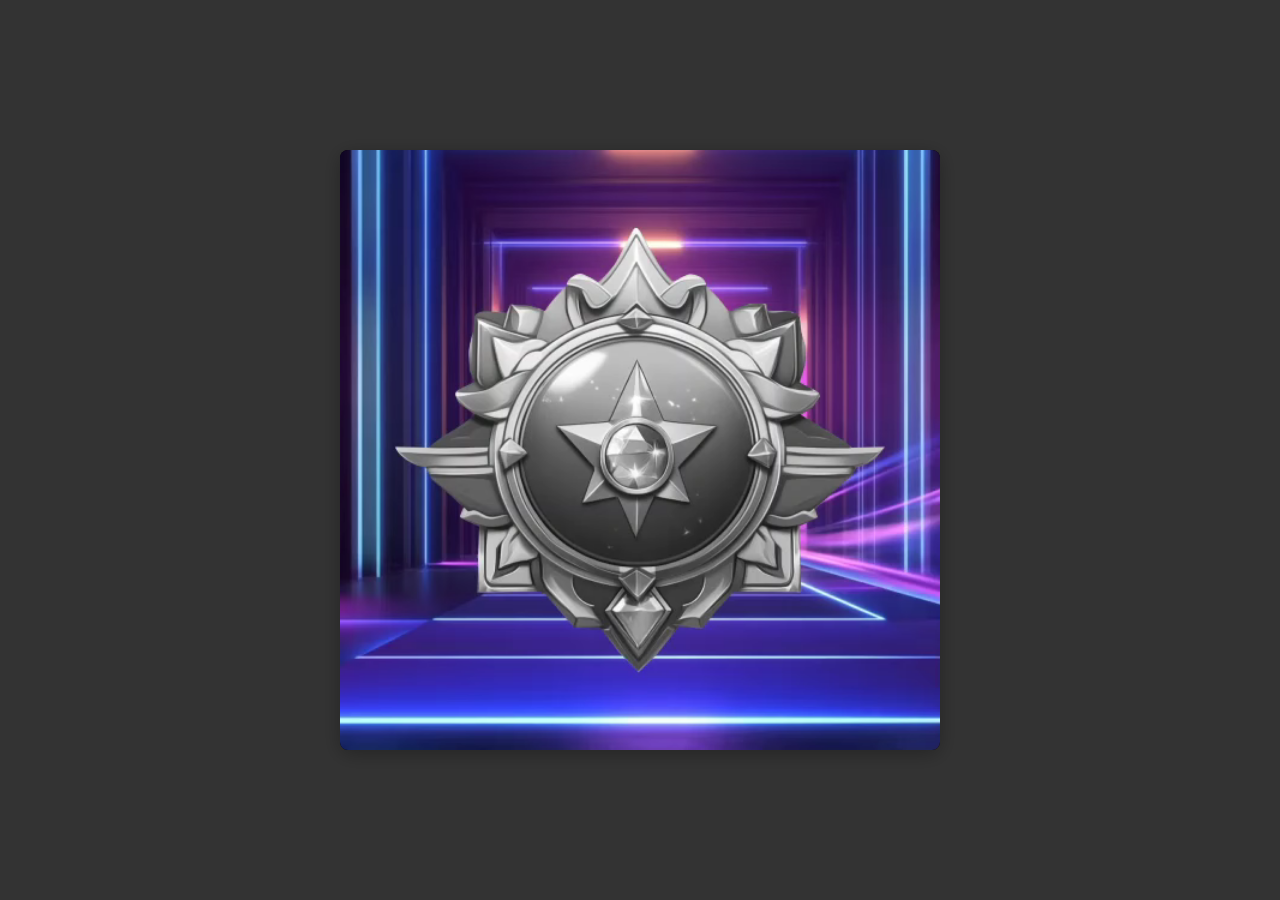
<file: award-popup.html>
<!DOCTYPE html>
<html lang="en">
<head>
    <meta charset="UTF-8">
    <meta name="viewport" content="width=device-width, initial-scale=1.0">
    <title>獎勵影片</title>
    <style>

        body {
            margin: 0;
            padding: 0;
            background-color: transparent;
        }

        .video-popup-container .video-popup {
            position: fixed;
            top: 0;
            left: 0;
            width: 100%;
            height: 100%;
            background: rgba(0, 0, 0, 0.8);
            display: flex;
            justify-content: center;
            align-items: center;
            z-index: 1000;
            opacity: 1;  /* 初始狀態設為完全不透明 */
        }

        .video-popup-container .video-container {
            position: relative;
            width: 600px;
            background: #000;
            border-radius: 8px;
            overflow: hidden;
            box-shadow: 0 4px 20px rgba(0, 0, 0, 0.3);
        }

        .video-popup-container .video-container video {
            display: block;
            width: 100%;
            height: auto;
        }

        /* 隱藏控制器 - 分開寫 */
        .video-popup-container .video-container video::-webkit-media-controls {
            display: none !important;
        }

        .video-popup-container .video-container video::-webkit-media-controls-enclosure {
            display: none !important;
        }

        /* 支援其他瀏覽器 */
        .video-popup-container .video-container video::-webkit-media-controls-panel {
            display: none !important;
        }

        .video-popup-container .video-container video::-webkit-media-controls-play-button {
            display: none !important;
        }

        .video-popup-container .video-container video::-webkit-media-controls-start-playback-button {
            display: none !important;
        }
    </style>
</head>
<body>
    <div class="video-popup-container">
        <div class="video-popup">
                <div class="video-container">
                    <video id="popupVideo" width="1000" autoplay muted playsinline>
                    <source src="mov/L1.webm" type="video/webm">
                    您的瀏覽器不支持 HTML5 影片。
                </video>
            </div>
        </div>
    </div>

    <script>
        const video = document.getElementById('popupVideo');
        const popup = document.querySelector('.video-popup');

        // 直接設置影片初始狀態
        video.muted = true;
        
        // 立即嘗試播放
        function playVideo() {
            try {
                let playPromise = video.play();
                
                if (playPromise !== undefined) {
                    playPromise.then(() => {
                        console.log("播放成功");
                        video.muted = false;  // 直接取消靜音
                    }).catch(error => {
                        console.log("播放失敗:", error);
                        // 如果失敗，稍後重試
                        setTimeout(playVideo, 100);
                    });
                }
            } catch (err) {
                console.log("播放錯誤:", err);
                // 如果出錯，稍後重試
                setTimeout(playVideo, 100);
            }
        }

        // 立即執行播放
        playVideo();

        // 如果影片已經加載完成，確保播放
        video.addEventListener('loadedmetadata', playVideo);

        // 影片播放完畢後自動關閉視窗
        video.addEventListener('ended', function() {
            const container = document.querySelector('.video-popup-container');
            // 先淡出效果
            container.style.transition = 'opacity 0.5s ease';
            container.style.opacity = '0';
            
            // 等待淡出動畫完成後關閉視窗
            setTimeout(() => {
                window.close();
            }, 500);
        });

        // 點擊背景關閉視窗
        popup.addEventListener('click', function(e) {
            if (e.target === popup) {
                const container = document.querySelector('.video-popup-container');
                container.style.transition = 'opacity 0.5s ease';
                container.style.opacity = '0';
                
                setTimeout(() => {
                    window.close();
                }, 500);
            }
        });

        // ESC 鍵關閉視窗
        document.addEventListener('keydown', function(e) {
            if (e.key === 'Escape') {
                const container = document.querySelector('.video-popup-container');
                container.style.transition = 'opacity 0.5s ease';
                container.style.opacity = '0';
                
                setTimeout(() => {
                    window.close();
                }, 500);
            }
        });
    </script>
</body>
</html>
</file>
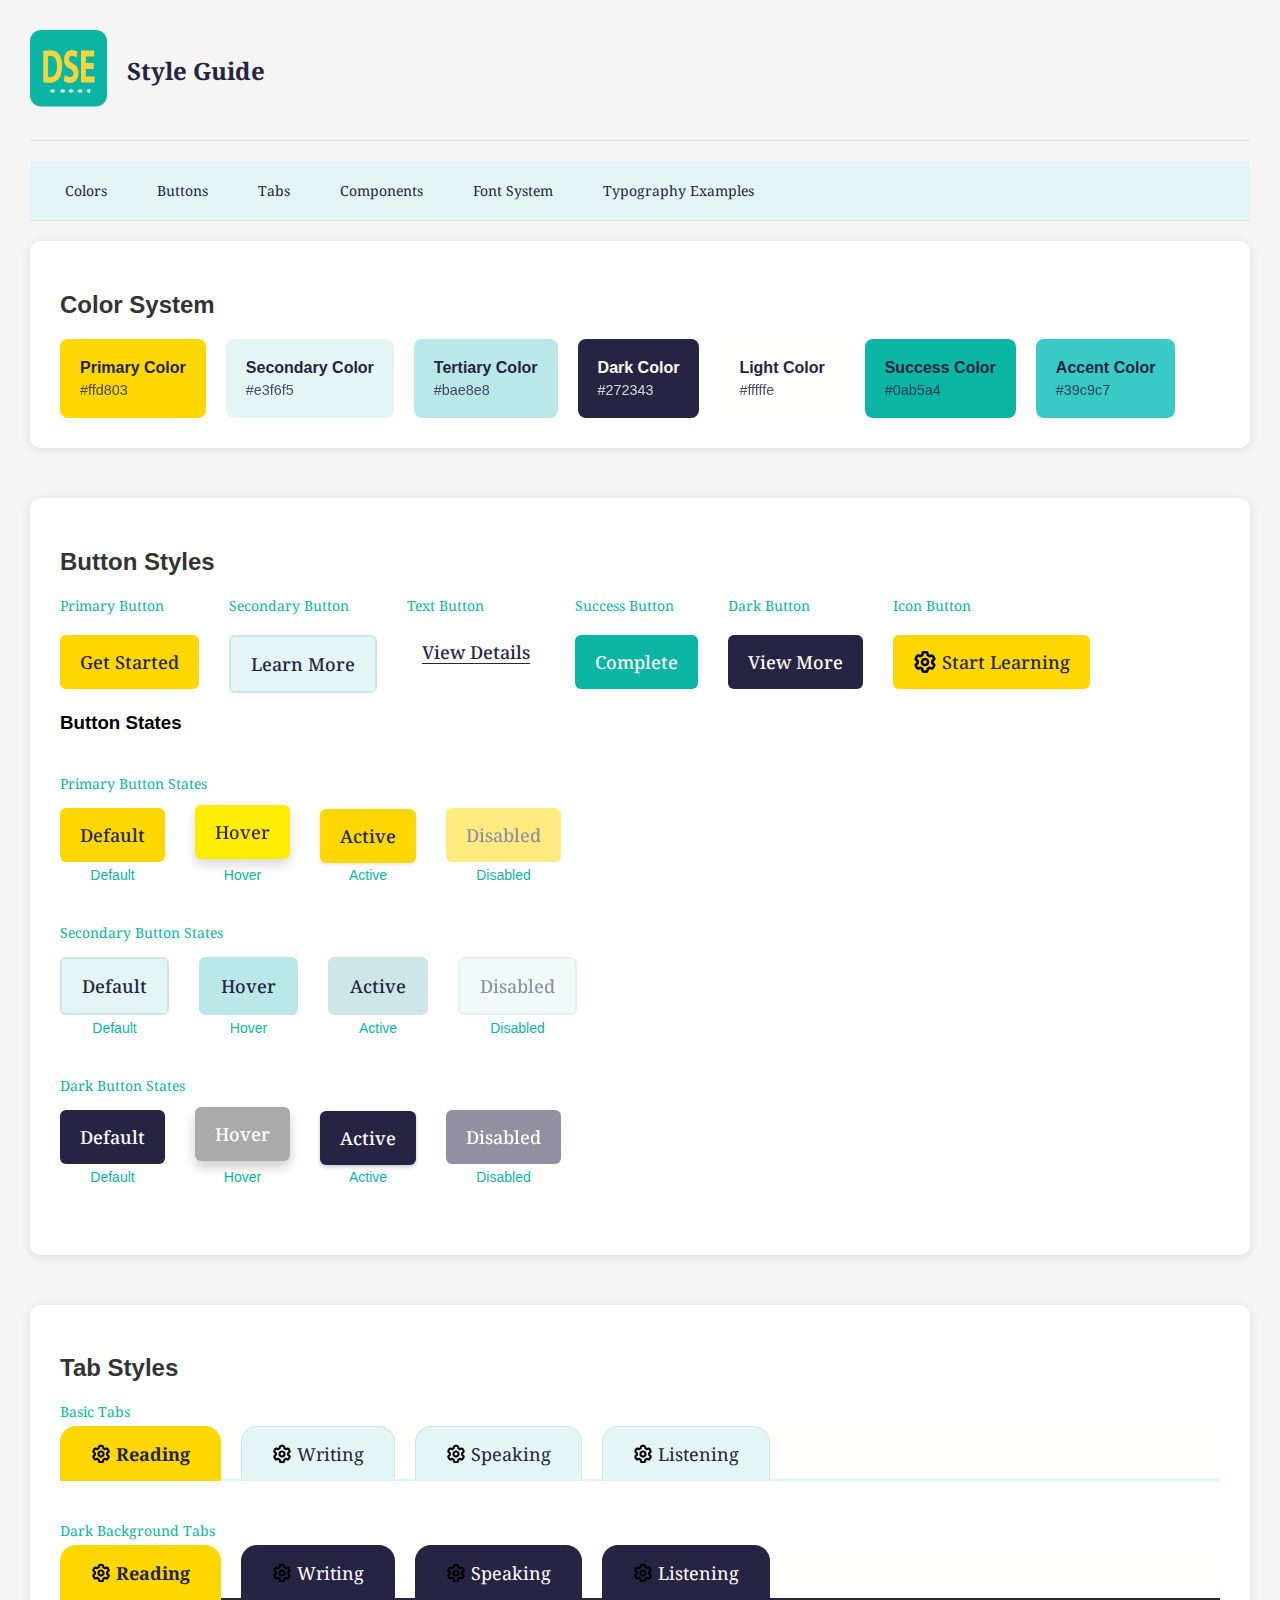
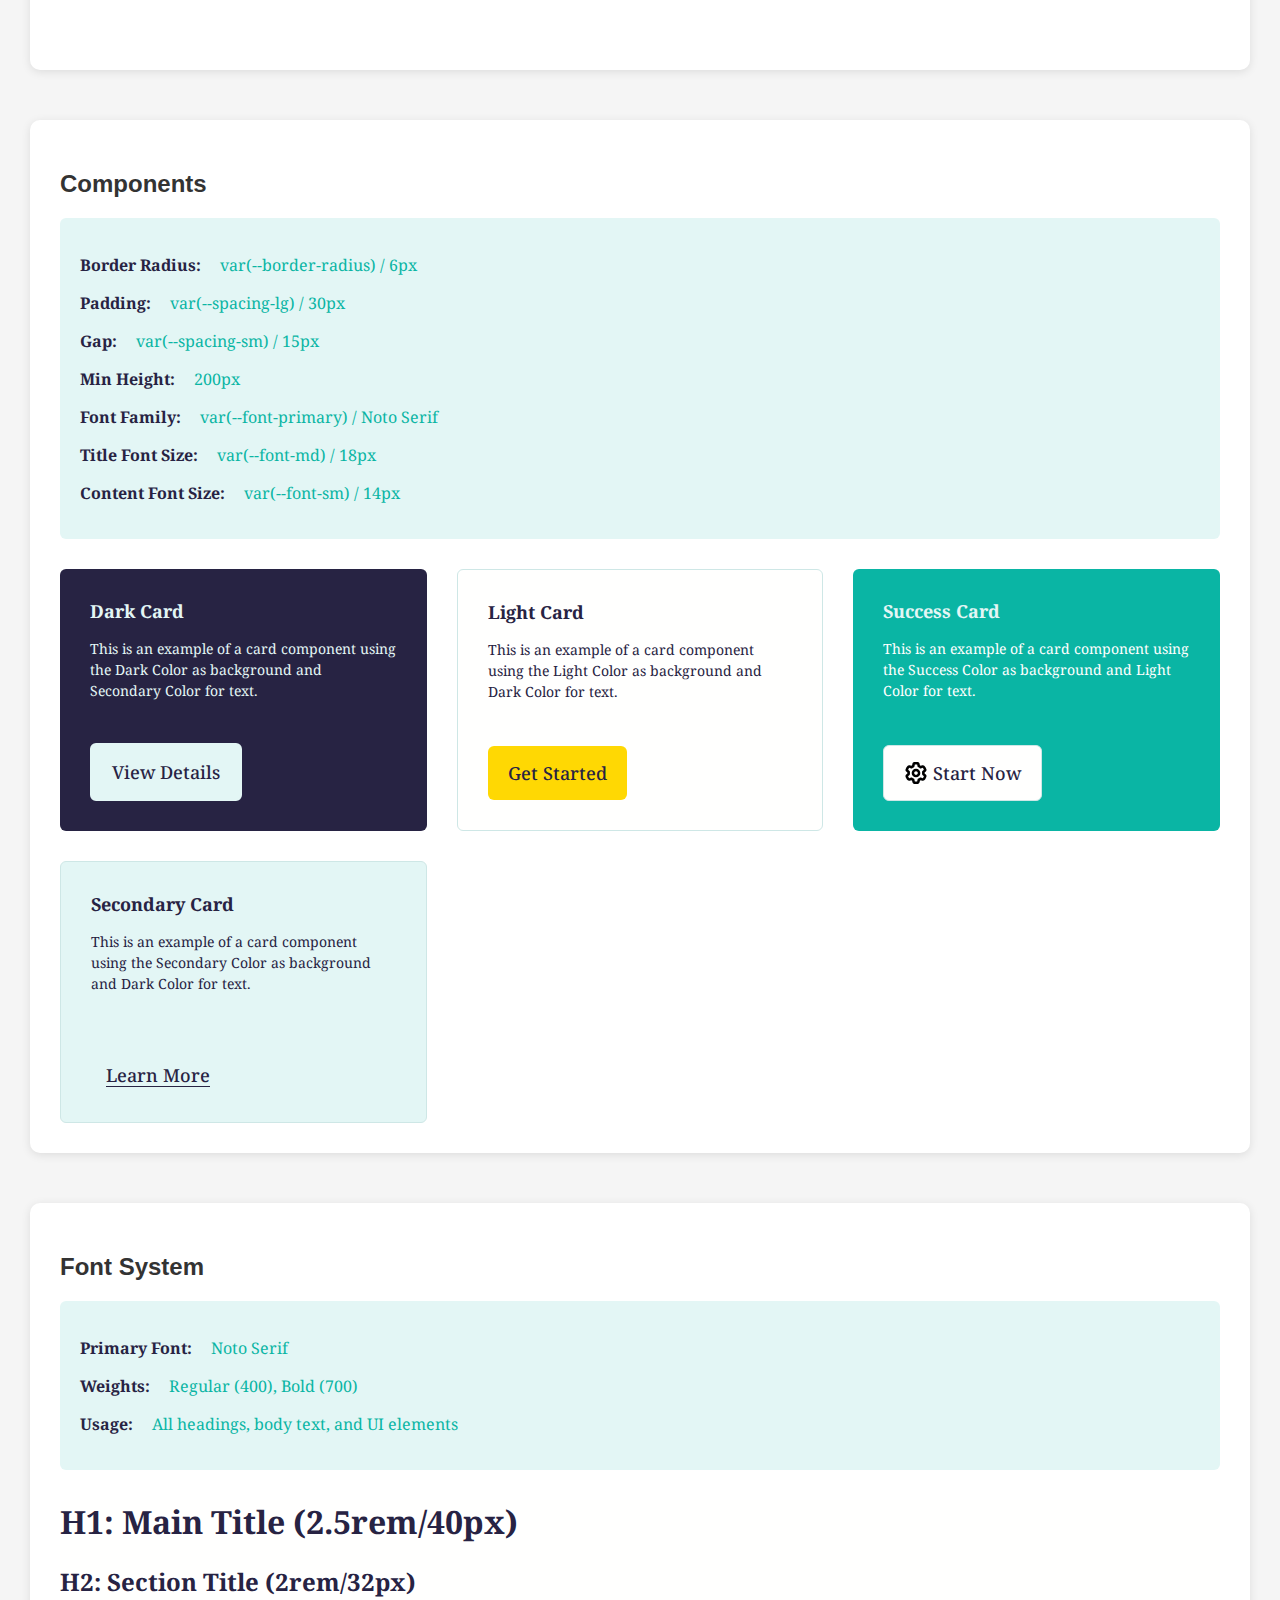
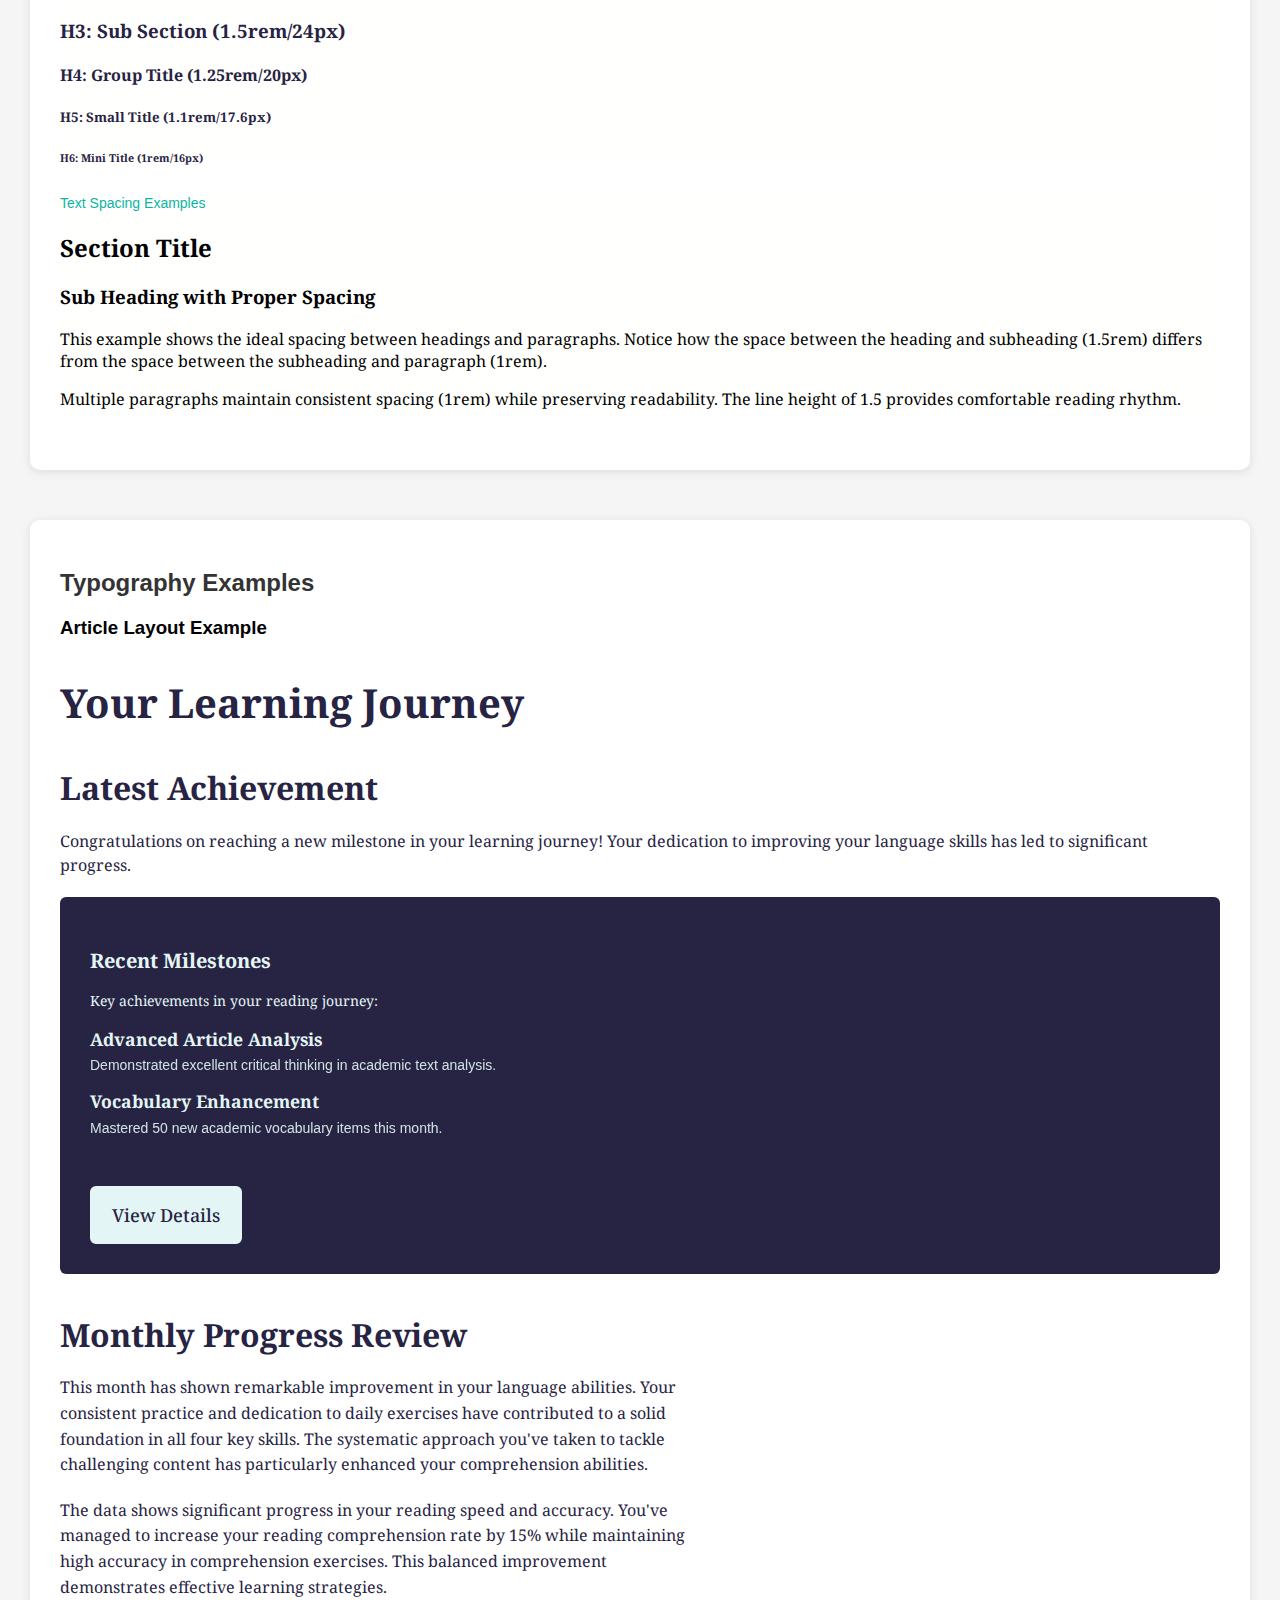
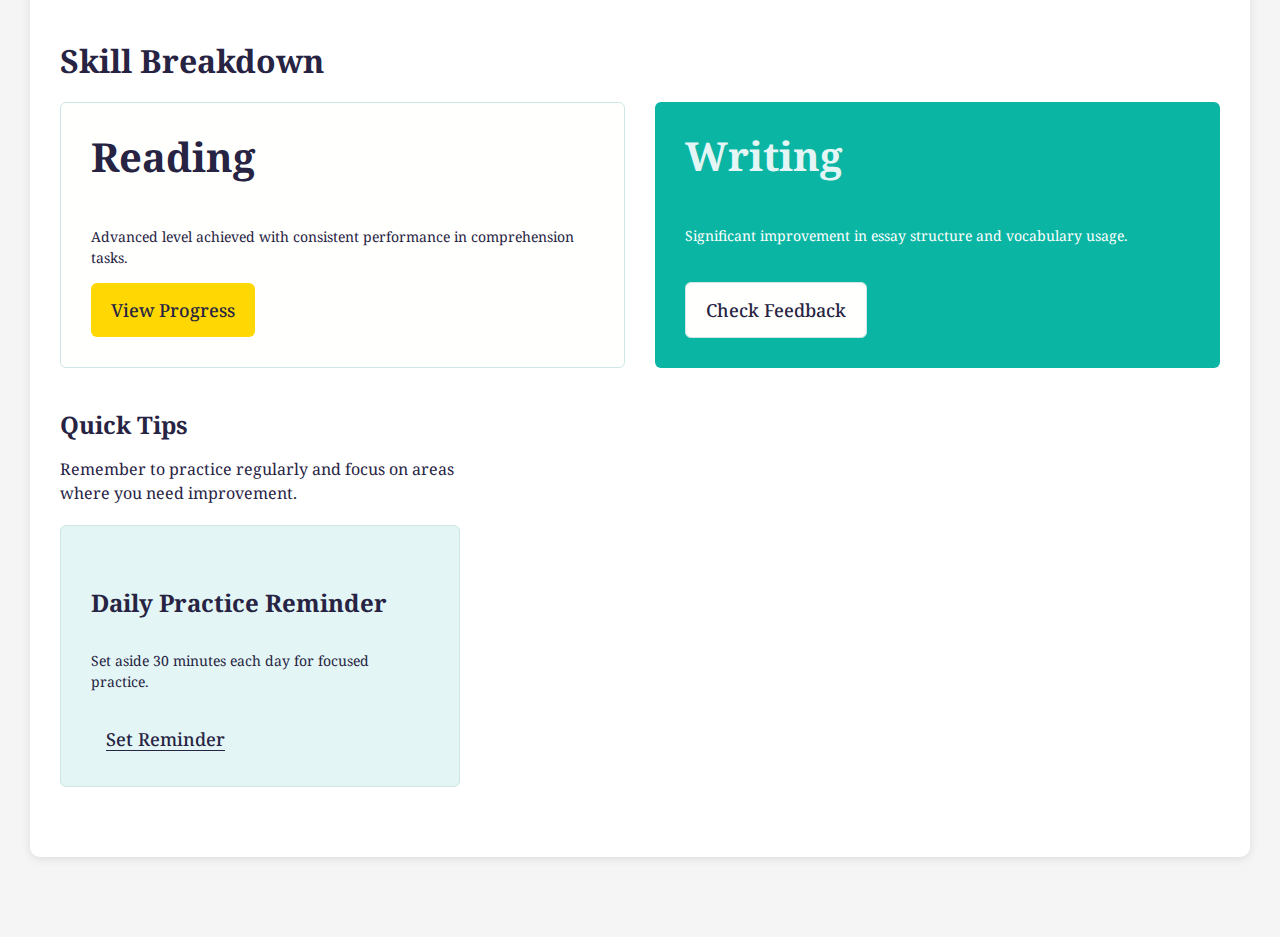
<file: dse-style-guide.html>
<!DOCTYPE html>
<html lang="zh">
<head>
    <meta charset="UTF-8">
    <meta name="viewport" content="width=device-width, initial-scale=1.0">
    <title>Reward Center Style Guide</title>
    <style>
        
    /* 更新 Google Fonts 導入 */
    @import url('https://fonts.googleapis.com/css2?family=Noto+Serif:wght@400;700&family=PT+Sans:wght@400;700&family=Bree+Serif&display=swap');
    @import url('https://fonts.googleapis.com/css2?family=PT+Serif:wght@400;700&display=swap');

        :root {
            /* 從 schedule-dev.css 導入的顏色系統 */
            --primary-color: #ffd803;
            --secondary-color: #e3f6f5;
            --secondary-color-shadow: #cee7e6;
            --tertiary-color: #bae8e8;
            --light-color: #fffffe;
            --dark-color: #272343;

            /* 獎勵中心特定顏色 */
            --color-bg-dark: rgb(42 42 42 / 40%);
            --color-overlay: rgba(0, 0, 0, 0.5);
            --color-text: var(--light-color);
            --color-text-opacity: rgba(255, 255, 255, 0.9);

            /* 其他系統顏色 */
            --color-success: #0ab5a4;
            --color-accent: #39c9c7;
            --color-link: #698DD6;

            /* 間距系統 */
            --spacing-xs: 5px;
            --spacing-sm: 15px;
            --spacing-md: 20px;
            --spacing-lg: 30px;
            --spacing-xl: 40px;

            /* 字體大小 */
            --font-sm: 14px;
            --font-md: 18px;
            --font-lg: 24px;

            /* 圓角 */
            --border-radius: 6px;

            /* 動畫 */
            --transition-quick: 0.2s ease;
            --transition-normal: 0.3s ease;

            /* 陰影 */
            --text-shadow: 1px 1px 3px rgba(0, 0, 0, 0.5);

            /* 斷點 */
            --breakpoint-mobile: 480px;
            --breakpoint-tablet: 768px;

            /* 字型系統 - 統一使用 PT Serif */
            --font-primary: 'Noto Serif', serif;
            --font-secondary: 'Noto Serif', serif;
            --font-display: 'Noto Serif', serif;
        }

        body {
            margin: 0;
            padding: 30px;
            font-family: Arial, sans-serif;
            background: #f5f5f5;
        }

        .style-guide-section {
            margin-bottom: 50px;
            background: white;
            padding: 30px;
            border-radius: 10px;
            box-shadow: 0 2px 10px rgba(0,0,0,0.1);
        }

        .style-guide-title {
            font-size: 24px;
            margin-bottom: 20px;
            color: #333;
        }

        /* 顏色展示 */
        .color-palette {
            display: flex;
            grid-template-columns: repeat(auto-fit, minmax(200px, 1fr));
            gap: 20px;
        }

        .color-item {
            padding: 20px;
            border-radius: 8px;
            color: var(--dark-color);
            position: relative;
        }

        .color-item.dark-text {
            color: var(--light-color);
        }

        .color-name {
            font-weight: bold;
            margin-bottom: 5px;
        }

        .color-value {
            font-size: 0.9em;
            opacity: 0.8;
        }

        /* 組件展示 */
        .component-grid {
            display: grid;
            grid-template-columns: repeat(auto-fit, minmax(300px, 1fr));
            gap: 30px;
        }

        /* 複製原有組件的樣式 */
        .badge-small-frame {
            width: 100%;
            height: 230px;
            background-size: contain;
            background-position: center;
            background-repeat: no-repeat;
            transition: var(--transition-quick);
            position: relative;
            display: flex;
            justify-content: center;
            align-items: flex-end;
            padding-bottom: var(--spacing-lg);
            border-radius: var(--border-radius);
            background-color: var(--color-bg-dark);
        }

        .badge-achievement-item {
            width: 100%;
            height: 200px;
            background-size: contain;
            background-position: center;
            background-repeat: no-repeat;
            transition: var(--transition-normal);
            cursor: pointer;
            position: relative;
            display: flex;
            justify-content: center;
            align-items: flex-end;
            padding-bottom: var(--spacing-md);
        }

        /* 代碼展示 */
        .code-block {
            background: #f8f8f8;
            padding: 15px;
            border-radius: 5px;
            overflow-x: auto;
            font-family: monospace;
        }


        /* 文章排版樣式 */
        .typography-demo {
        }

        .text-display {
            font-family: var(--font-display);
            color: var(--dark-color);
            line-height: 1.3;
            margin-bottom: var(--spacing-md);
        }

        .text-heading {
            font-family: var(--font-primary);
            color: var(--dark-color);
            line-height: 1.2;
            margin-bottom: var(--spacing-sm);
        }

        .text-body {
            font-family: var(--font-secondary);
            color: var(--dark-color);
            line-height: 1.5;
            margin-bottom: var(--spacing-md);
        }

        .font-example {
            margin-bottom: var(--spacing-lg);
            background: var(--light-color);
            border-radius: var(--border-radius);
        }

        .font-name {
            color: var(--color-success);
            font-size: var(--font-sm);
            margin-bottom: var(--spacing-xs);
        }

        .card-example {
            background-color: var(--dark-color);
            color: var(--secondary-color);
            padding: var(--spacing-lg);
            border-radius: var(--border-radius);
            min-height: 200px;
            display: flex;
            flex-direction: column;
            gap: var(--spacing-sm);
        }

        .card-title {
            font-family: var(--font-primary);
            font-size: var(--font-md);
            margin: 0;
        }

        .card-content {
            font-family: var(--font-primary);
            font-size: var(--font-sm);
            line-height: 1.5;
            margin: 0;
        }

        .hero-title {
            font-size: 1.8rem;
            font-weight: bold;
            margin-bottom: var(--spacing-lg);
            color: var(--dark-color);
            font-family: var(--font-primary);
        }

        .type-item {
            margin-bottom: var(--spacing-sm);
        }

        .type-label {
            font-family: var(--font-primary);
            font-size: var(--font-sm);
            color: var(--color-success);
            display: block;
            margin-bottom: var(--spacing-xs);
        }

        .demo-article h1 {
            font-size: 2.5rem;  /* 40px */
            margin-bottom: var(--spacing-lg);
            line-height: 1.2;
        }

        .demo-article h2 {
            font-size: 2rem;    /* 32px */
            margin-top: var(--spacing-xl);
            margin-bottom: var(--spacing-md);
            line-height: 1.3;
        }

        .demo-article h3 {
            font-size: 1.5rem;  /* 24px */
            margin-top: var(--spacing-lg);
            margin-bottom: var(--spacing-sm);
            line-height: 1.4;
        }

        .demo-article h4 {
            font-size: 1.25rem; /* 20px */
            margin-top: var(--spacing-md);
            margin-bottom: var(--spacing-sm);
            line-height: 1.4;
        }

        .demo-article h5 {
            font-size: 1.1rem;  /* 17.6px */
            margin-top: var(--spacing-sm);
            margin-bottom: var(--spacing-xs);
            line-height: 1.5;
        }

        .demo-article h6 {
            font-size: 1rem;    /* 16px */
            margin-top: var(--spacing-sm);
            margin-bottom: var(--spacing-xs);
            font-weight: bold;
            line-height: 1.5;
        }

        /* 確保所有標題使用主要字體 */
        .demo-article h1,
        .demo-article h2,
        .demo-article h3,
        .demo-article h4,
        .demo-article h5,
        .demo-article h6 {
            font-family: var(--font-primary);
            color: var(--dark-color);
            font-weight: bold;
        }

        .demo-article ul {
            margin: var(--spacing-md) 0;
            padding-left: var(--spacing-xl);
        }

        .demo-article li {
            margin-bottom: var(--spacing-xs);
        }

        .text-subheading {
            font-family: var(--font-primary);
            font-size: 1.1rem;
            font-weight: bold;
            color: var(--dark-color);
            margin-bottom: var(--spacing-sm);
        }

        /* 導航欄樣式 */
        .style-guide-nav {
            position: sticky;
            top: 0;
            overflow: hidden;
            background: var(--secondary-color);
            padding: var(--spacing-md);
            margin-bottom: var(--spacing-md);
            border-bottom: 1px solid var(--secondary-color-shadow);
            z-index: 100;
        }

        .nav-list {
            display: flex;
            gap: var(--spacing-md);
            list-style: none;
            padding: 0;
            margin: 0;
            overflow-x: auto;
        }

        .nav-link {
            color: var(--dark-color);
            text-decoration: none;
            padding: var(--spacing-xs) var(--spacing-sm);
            border-radius: var(--border-radius);
            font-family: var(--font-primary);
            font-size: var(--font-sm);
            white-space: nowrap;
            transition: var(--transition-quick);
        }

        .nav-link:hover {
            background: var(--secondary-color);
        }

        /* 為每個 section 添加 ID */
        .style-guide-section {
            scroll-margin-top: 80px; /* 確保滾動時標題不會被導航欄遮擋 */
        }

        /* 按鈕網格布局 */
        .button-grid {
            display: flex;
            gap: var(--spacing-lg);
        }

        .button-demo {
            display: flex;
            flex-direction: column;
            gap: var(--spacing-sm);
            align-items: flex-start;
        }

        /* 基礎按鈕樣式 - 適中的 padding */
        .btn {
            font-family: var(--font-primary);
            font-size: var(--font-md);
            padding: var(--spacing-sm) var(--spacing-md); /* 改回 sm 但保持 md */
            border-radius: var(--border-radius);
            border: none;
            cursor: pointer;
            transition: all var(--transition-quick);
            font-weight: 500;
        }

        /* Primary Button */
        .btn-primary {
            background-color: var(--primary-color);
            color: var(--dark-color);
        }

        .btn-primary:hover {
            transform: translateY(-2px);
            box-shadow: 0 4px 8px rgba(0, 0, 0, 0.1);
        }

        /* Secondary Button */
        .btn-secondary {
            background-color: var(--secondary-color);
            color: var(--dark-color);
            border: 2px solid var(--secondary-color-shadow);
        }

        .btn-secondary:hover {
            background-color: var(--tertiary-color);
            border-color: var(--tertiary-color);
        }

        /* Text Button - 特別調整 padding */
        .btn-text {
            background-color: transparent;
            color: var(--dark-color);
            padding: var(--spacing-xs) var(--spacing-sm); /* 文字按鈕可以保持較小的 padding */
            text-decoration: underline;
            text-underline-offset: 4px;
        }

        .btn-text:hover {
            color: var(--color-accent);
        }

        /* Success Button */
        .btn-success {
            background-color: var(--color-success);
            color: var(--light-color);
        }

        .btn-success:hover {
            filter: brightness(1.1);
        }

        /* Icon Button - 調整圖標大小和間距 */
        .btn-icon {
            background-color: var(--primary-color);
            color: var(--dark-color);
            display: flex;
            align-items: center;
            gap: var(--spacing-xs);
            padding: var(--spacing-sm) var(--spacing-md); /* 改回 sm 但保持 md */
        }

        .btn-icon:hover {
            transform: translateY(-2px);
            box-shadow: 0 4px 8px rgba(0, 0, 0, 0.1);
        }

        .btn-icon-img {
            width: 24px; /* 從 20px 增加到 24px */
            height: 24px;
            object-fit: contain;
        }

        /* 調整卡片內按鈕的樣式 */
        .card-example .btn-secondary {
            margin-top: auto; /* 將按鈕推到卡片底部 */
            align-self: flex-start; /* 按鈕靠左對齊 */
            background-color: var(--secondary-color);
            border-color: var(--secondary-color);
        }

        .card-example .btn-secondary:hover {
            background-color: var(--tertiary-color);
            border-color: var(--tertiary-color);
        }

        /* 卡片變體樣式 */
        .card-light {
            background-color: var(--light-color);
            color: var(--dark-color);
            border: 1px solid var(--secondary-color-shadow);
        }

        .card-success {
            background-color: var(--color-success);
            color: var(--light-color);
        }

        .card-secondary {
            background-color: var(--secondary-color);
            color: var(--dark-color);
            border: 1px solid var(--secondary-color-shadow);
        }

        /* 新增按鈕變體 */
        .btn-light {
            background-color: var(--light-color);
            color: var(--dark-color);
            border: 1px solid var(--secondary-color-shadow);
        }

        .btn-light:hover {
            background-color: var(--secondary-color);
        }

        /* 調整卡片內按鈕位置 */
        .card-example .btn {
            margin-top: auto;
            align-self: flex-start;
        }

        /* 調整卡片內文字按鈕顏色 */
        .card-secondary .btn-text {
            color: var(--dark-color);
        }

        .card-success .btn-text {
            color: var(--light-color);
        }

        /* Tab 相關樣式 */
        .tab-demo {
            margin-bottom: var(--spacing-xl);
        }

        .tab-container {
            display: flex;
            gap: 20px; /* 移除間距使按鈕相連 */
            padding: 0;
            background: var(--light-color);
            border-bottom: 2px solid var(--secondary-color);
        }

        .tab-button {
            padding: var(--spacing-sm) var(--spacing-lg);
            border: none;
            border-radius: 16px 16px 0 0;
            background: var(--secondary-color);
            color: var(--dark-color);
            font-family: var(--font-primary);
            font-size: var(--font-md);
            cursor: pointer;
            transition: all var(--transition-quick);
            border: 1px solid var(--secondary-color-shadow);
            border-bottom: none;
            margin-bottom: -2px;
            
            /* 新增 flex 布局以對齊圖標和文字 */
            display: flex;
            align-items: center;
            gap: var(--spacing-xs);
        }

        .tab-icon {
            width: 20px;
            height: 20px;
            object-fit: contain;
        }

        .tab-button.active {
            background: var(--primary-color);
            color: var(--dark-color);
            font-weight: bold;
            border-color: var(--primary-color);
        }

        .tab-button:hover:not(.active) {
            background: var(--tertiary-color);
            border-color: var(--tertiary-color);
        }

        /* 深色版本 - 只改變按鈕顏色 */
        .tab-container.dark {
            background: var(--light-color); /* 改回淺色背景 */
            border-bottom-color: var(--dark-color); /* 改用深色邊框 */
        }

        .tab-container.dark .tab-button {
            background: var(--dark-color); /* 按鈕使用深色背景 */
            color: var(--light-color);
            border-color: var(--dark-color);
        }

        .tab-container.dark .tab-button.active {
            background: var(--primary-color);
            color: var(--dark-color);
            border-color: var(--primary-color);
        }

        .tab-container.dark .tab-button:hover:not(.active) {
            background: var(--color-bg-dark); /* 懸浮時使用半透明深色 */
            color: var(--light-color);
            border-color: var(--dark-color);
        }

        /* 按鈕狀態展示相關樣式 */
        .button-states {
            margin-top: var(--spacing-xl);
            margin-bottom: var(--spacing-xl);
        }

        .button-row {
            display: flex;
            gap: var(--spacing-lg);
            margin-top: var(--spacing-sm);
        }

        .state-demo {
            display: flex;
            flex-direction: column;
            align-items: center;
            gap: var(--spacing-xs);
        }

        .state-label {
            font-size: var(--font-sm);
            color: var(--color-success);
        }

        /* 模擬狀態 */
        .hover-state {
            position: relative;
        }

        .hover-state.btn-primary {
            transform: translateY(-3px);
            box-shadow: 0 6px 12px rgba(0, 0, 0, 0.15);
            filter: brightness(1.1);
        }

        .hover-state.btn-secondary {
            background-color: var(--tertiary-color);
            border-color: var(--tertiary-color);
        }

        .active-state.btn-primary {
            transform: translateY(1px);
            box-shadow: 0 2px 4px rgba(0, 0, 0, 0.1);
        }

        .active-state.btn-secondary {
            background-color: var(--secondary-color-shadow);
            border-color: var(--secondary-color-shadow);
        }

        /* 禁用狀態 */
        .btn:disabled {
            opacity: 0.5;
            cursor: not-allowed;
        }

        /* 深色按鈕樣式 */
        .btn-dark {
            background-color: var(--dark-color);
            color: var(--light-color);
        }

        .btn-dark:hover {
            background-color: var(--color-bg-dark);
            transform: translateY(-2px);
            box-shadow: 0 4px 8px rgba(0, 0, 0, 0.2);
        }

        .hover-state.btn-dark {
            background-color: var(--color-bg-dark);
            transform: translateY(-3px);
            box-shadow: 0 6px 12px rgba(0, 0, 0, 0.2);
        }

        .active-state.btn-dark {
            transform: translateY(1px);
            background-color: var(--dark-color);
            box-shadow: 0 2px 4px rgba(0, 0, 0, 0.2);
        }

        /* 新增文章相關樣式 */
        .article-section {
            margin: var(--spacing-xl) 0;
        }

        .skill-cards-grid {
            display: grid;
            grid-template-columns: repeat(auto-fit, minmax(250px, 1fr));
            gap: var(--spacing-lg);
            margin-top: var(--spacing-md);
        }

        .long-text {
            max-width: 70ch;
            line-height: 1.6;
        }

        .short-text {
            max-width: 50ch;
            line-height: 1.5;
        }

        .tips-container {
            max-width: 400px;
        }

        .with-cards {
            margin: var(--spacing-xl) 0;
        }

        /* 卡片內容區塊樣式 */
        .card-section {
            margin-bottom: var(--spacing-md);
        }

        .achievement-list {
            list-style: none;
            padding: 0;
            margin: var(--spacing-sm) 0;
        }

        .achievement-list li {
            margin-bottom: var(--spacing-xs);
            font-family: var(--font-primary);
            font-size: var(--font-sm);
        }

        .milestone-item {
            margin-bottom: var(--spacing-sm);
        }

        .milestone-title {
            font-family: var(--font-primary);
            font-size: var(--font-sm);
            font-weight: bold;
            margin: 0 0 var(--spacing-xs);
        }

        .milestone-desc {
            font-size: var(--font-sm);
            margin: 0;
            opacity: 0.9;
        }

        /* 調整深色卡片內的標題顏色 */
        .card-example .card-title,
        .card-example .text-subheading,
        .card-example .milestone-title {
            color: var(--secondary-color);
        }

        /* 淺色卡片保持深色文字 */
        .card-example.card-light .card-title,
        .card-example.card-light .text-subheading,
        .card-example.card-light .milestone-title,
        .card-example.card-secondary .card-title,
        .card-example.card-secondary .text-subheading,
        .card-example.card-secondary .milestone-title {
            color: var(--dark-color);
        }

        /* 標題層級樣式 */
        .font-demo-h1,
        .font-demo-h2,
        .font-demo-h3,
        .font-demo-h4,
        .font-demo-h5,
        .font-demo-h6 {
            font-family: var(--font-primary);
            color: var(--dark-color);
        }

        /* 間距示例樣式 */
        .spacing-demo {
            font-family: var(--font-primary);
        }

        .demo-heading,
        .demo-subheading,
        .demo-paragraph {
            font-family: var(--font-primary);
        }

        .font-family-info {
            padding: var(--spacing-md);
            background: var(--secondary-color);
            border-radius: var(--border-radius);
        }

        .font-info-item {
            margin-bottom: var(--spacing-sm);
            font-family: var(--font-primary);
        }

        .font-label {
            font-weight: bold;
            color: var(--dark-color);
            margin-right: var(--spacing-sm);
        }

        .font-value {
            color: var(--color-success);
        }

        /* Logo 區域樣式 */
        .style-guide-header {
            display: flex;
            align-items: center;
            gap: var(--spacing-md);
            margin-bottom: var(--spacing-md);
            padding-bottom: var(--spacing-lg);
            border-bottom: 1px solid var(--secondary-color-shadow);
        }

        .style-guide-logo {
            height: 80px;
            width: auto;
        }

        .style-guide-title-main {
            font-family: var(--font-primary);
            font-size: var(--font-lg);
            color: var(--dark-color);
            margin: 0;
        }
    </style>
</head>
<body>
    
    <!-- 在 body 開始處添加 -->
    <header class="style-guide-header">
        <img src="image2024/dse-logo.svg" alt="DSE Logo" class="style-guide-logo">
        <h1 class="style-guide-title-main">Style Guide</h1>
    </header>

    <!-- 更新導航欄，移除 Breakpoints 連結 -->
    <nav class="style-guide-nav">
        <ul class="nav-list">
            <li><a href="#colors" class="nav-link">Colors</a></li>
            <li><a href="#buttons" class="nav-link">Buttons</a></li>
            <li><a href="#tabs" class="nav-link">Tabs</a></li>
            <li><a href="#components" class="nav-link">Components</a></li>
            <li><a href="#font-system" class="nav-link">Font System</a></li>
            <li><a href="#typography-examples" class="nav-link">Typography Examples</a></li>
        </ul>
    </nav>

    <!-- 為每個 section 添加對應的 ID -->
    <div id="colors" class="style-guide-section">
        <h2 class="style-guide-title">Color System</h2>
        <div class="color-palette">
            <div class="color-item" style="background: var(--primary-color)">
                <div class="color-name">Primary Color</div>
                <div class="color-value">#ffd803</div>
            </div>
            <div class="color-item" style="background: var(--secondary-color)">
                <div class="color-name">Secondary Color</div>
                <div class="color-value">#e3f6f5</div>
            </div>
            <div class="color-item" style="background: var(--tertiary-color)">
                <div class="color-name">Tertiary Color</div>
                <div class="color-value">#bae8e8</div>
            </div>
            <div class="color-item dark-text" style="background: var(--dark-color)">
                <div class="color-name">Dark Color</div>
                <div class="color-value">#272343</div>
            </div>
            <div class="color-item" style="background: var(--light-color)">
                <div class="color-name">Light Color</div>
                <div class="color-value">#fffffe</div>
            </div>
            <div class="color-item" style="background: var(--color-success)">
                <div class="color-name">Success Color</div>
                <div class="color-value">#0ab5a4</div>
            </div>
            <div class="color-item" style="background: var(--color-accent)">
                <div class="color-name">Accent Color</div>
                <div class="color-value">#39c9c7</div>
            </div>
        </div>
    </div>

    <div id="buttons" class="style-guide-section">
        <h2 class="style-guide-title">Button Styles</h2>
        
        <!-- 基本按鈕樣式展示 -->
        <div class="button-grid">
            <!-- Primary Button -->
            <div class="button-demo">
                <span class="type-label">Primary Button</span>
                <button class="btn btn-primary">Get Started</button>
            </div>

            <!-- Secondary Button -->
            <div class="button-demo">
                <span class="type-label">Secondary Button</span>
                <button class="btn btn-secondary">Learn More</button>
            </div>

            <!-- Text Button -->
            <div class="button-demo">
                <span class="type-label">Text Button</span>
                <button class="btn btn-text">View Details</button>
            </div>

            <!-- Success Button -->
            <div class="button-demo">
                <span class="type-label">Success Button</span>
                <button class="btn btn-success">Complete</button>
            </div>

            <!-- Dark Button -->
            <div class="button-demo">
                <span class="type-label">Dark Button</span>
                <button class="btn btn-dark">View More</button>
            </div>

            <!-- Icon Button -->
            <div class="button-demo">
                <span class="type-label">Icon Button</span>
                <button class="btn btn-icon">
                    <img src="image2024/demo-icon.svg" alt="Demo Icon" class="btn-icon-img">
                    <span>Start Learning</span>
                </button>
            </div>
        </div>

        <h3 class="style-guide-subtitle">Button States</h3>
        
        <!-- Primary Button States -->
        <div class="button-states">
            <span class="type-label">Primary Button States</span>
            <div class="button-row">
                <div class="state-demo">
                    <button class="btn btn-primary">Default</button>
                    <span class="state-label">Default</span>
                </div>
                <div class="state-demo">
                    <button class="btn btn-primary hover-state">Hover</button>
                    <span class="state-label">Hover</span>
                </div>
                <div class="state-demo">
                    <button class="btn btn-primary active-state">Active</button>
                    <span class="state-label">Active</span>
                </div>
                <div class="state-demo">
                    <button class="btn btn-primary" disabled>Disabled</button>
                    <span class="state-label">Disabled</span>
                </div>
            </div>
        </div>

        <!-- Secondary Button States -->
        <div class="button-states">
            <span class="type-label">Secondary Button States</span>
            <div class="button-row">
                <div class="state-demo">
                    <button class="btn btn-secondary">Default</button>
                    <span class="state-label">Default</span>
                </div>
                <div class="state-demo">
                    <button class="btn btn-secondary hover-state">Hover</button>
                    <span class="state-label">Hover</span>
                </div>
                <div class="state-demo">
                    <button class="btn btn-secondary active-state">Active</button>
                    <span class="state-label">Active</span>
                </div>
                <div class="state-demo">
                    <button class="btn btn-secondary" disabled>Disabled</button>
                    <span class="state-label">Disabled</span>
                </div>
            </div>
        </div>

        <!-- Dark Button States -->
        <div class="button-states">
            <span class="type-label">Dark Button States</span>
            <div class="button-row">
                <div class="state-demo">
                    <button class="btn btn-dark">Default</button>
                    <span class="state-label">Default</span>
                </div>
                <div class="state-demo">
                    <button class="btn btn-dark hover-state">Hover</button>
                    <span class="state-label">Hover</span>
                </div>
                <div class="state-demo">
                    <button class="btn btn-dark active-state">Active</button>
                    <span class="state-label">Active</span>
                </div>
                <div class="state-demo">
                    <button class="btn btn-dark" disabled>Disabled</button>
                    <span class="state-label">Disabled</span>
                </div>
            </div>
        </div>
    </div>

    <div id="tabs" class="style-guide-section">
        <h2 class="style-guide-title">Tab Styles</h2>
        
        <!-- 基本 Tab 樣式 -->
        <div class="tab-demo">
            <span class="type-label">Basic Tabs</span>
            <div class="tab-container">
                <button class="tab-button active">
                    <img src="image2024/demo-icon.svg" alt="Reading Icon" class="tab-icon">
                    Reading
                </button>
                <button class="tab-button">
                    <img src="image2024/demo-icon.svg" alt="Writing Icon" class="tab-icon">
                    Writing
                </button>
                <button class="tab-button">
                    <img src="image2024/demo-icon.svg" alt="Speaking Icon" class="tab-icon">
                    Speaking
                </button>
                <button class="tab-button">
                    <img src="image2024/demo-icon.svg" alt="Listening Icon" class="tab-icon">
                    Listening
                </button>
            </div>
        </div>

        <!-- 深色背景 Tab -->
        <div class="tab-demo">
            <span class="type-label">Dark Background Tabs</span>
            <div class="tab-container dark">
                <button class="tab-button active">
                    <img src="image2024/demo-icon.svg" alt="Reading Icon" class="tab-icon">
                    Reading
                </button>
                <button class="tab-button">
                    <img src="image2024/demo-icon.svg" alt="Writing Icon" class="tab-icon">
                    Writing
                </button>
                <button class="tab-button">
                    <img src="image2024/demo-icon.svg" alt="Speaking Icon" class="tab-icon">
                    Speaking
                </button>
                <button class="tab-button">
                    <img src="image2024/demo-icon.svg" alt="Listening Icon" class="tab-icon">
                    Listening
                </button>
            </div>
        </div>
    </div>

    <div id="components" class="style-guide-section">
        <h2 class="style-guide-title">Components</h2>
        
        <!-- 添加卡片樣式說明 -->
        <div class="font-example">
            <div class="font-family-info">
                <p class="font-info-item">
                    <span class="font-label">Border Radius:</span>
                    <span class="font-value">var(--border-radius) / 6px</span>
                </p>
                <p class="font-info-item">
                    <span class="font-label">Padding:</span>
                    <span class="font-value">var(--spacing-lg) / 30px</span>
                </p>
                <p class="font-info-item">
                    <span class="font-label">Gap:</span>
                    <span class="font-value">var(--spacing-sm) / 15px</span>
                </p>
                <p class="font-info-item">
                    <span class="font-label">Min Height:</span>
                    <span class="font-value">200px</span>
                </p>
                <p class="font-info-item">
                    <span class="font-label">Font Family:</span>
                    <span class="font-value">var(--font-primary) / Noto Serif</span>
                </p>
                <p class="font-info-item">
                    <span class="font-label">Title Font Size:</span>
                    <span class="font-value">var(--font-md) / 18px</span>
                </p>
                <p class="font-info-item">
                    <span class="font-label">Content Font Size:</span>
                    <span class="font-value">var(--font-sm) / 14px</span>
                </p>
            </div>
        </div>

        <div class="component-grid">
            <!-- Dark Card with Secondary Button -->
            <div class="card-example">
                <h3 class="card-title">Dark Card</h3>
                <p class="card-content">This is an example of a card component using the Dark Color as background and Secondary Color for text.</p>
                <button class="btn btn-secondary">View Details</button>
            </div>

            <!-- Light Card with Primary Button -->
            <div class="card-example card-light">
                <h3 class="card-title">Light Card</h3>
                <p class="card-content">This is an example of a card component using the Light Color as background and Dark Color for text.</p>
                <button class="btn btn-primary">Get Started</button>
            </div>

            <!-- Success Card with Icon Button -->
            <div class="card-example card-success">
                <h3 class="card-title">Success Card</h3>
                <p class="card-content">This is an example of a card component using the Success Color as background and Light Color for text.</p>
                <button class="btn btn-icon btn-light">
                    <img src="image2024/demo-icon.svg" alt="Demo Icon" class="btn-icon-img">
                    <span>Start Now</span>
                </button>
            </div>

            <!-- Secondary Card with Text Button -->
            <div class="card-example card-secondary">
                <h3 class="card-title">Secondary Card</h3>
                <p class="card-content">This is an example of a card component using the Secondary Color as background and Dark Color for text.</p>
                <button class="btn btn-text">Learn More</button>
            </div>
        </div>
    </div>

    <div id="font-system" class="style-guide-section">
        <h2 class="style-guide-title">Font System</h2>
        
        <!-- 字型說明 -->
        <div class="font-example">
            <div class="font-family-info">
                <p class="font-info-item">
                    <span class="font-label">Primary Font:</span>
                    <span class="font-value">Noto Serif</span>
                </p>
                <p class="font-info-item">
                    <span class="font-label">Weights:</span>
                    <span class="font-value">Regular (400), Bold (700)</span>
                </p>
                <p class="font-info-item">
                    <span class="font-label">Usage:</span>
                    <span class="font-value">All headings, body text, and UI elements</span>
                </p>
            </div>
        </div>

        <!-- 標題層級展示 -->
        <div class="font-example">
            <h1 class="font-demo-h1">H1: Main Title (2.5rem/40px)</h1>
            <h2 class="font-demo-h2">H2: Section Title (2rem/32px)</h2>
            <h3 class="font-demo-h3">H3: Sub Section (1.5rem/24px)</h3>
            <h4 class="font-demo-h4">H4: Group Title (1.25rem/20px)</h4>
            <h5 class="font-demo-h5">H5: Small Title (1.1rem/17.6px)</h5>
            <h6 class="font-demo-h6">H6: Mini Title (1rem/16px)</h6>
        </div>

        <!-- 文字間距展示 -->
        <div class="font-example">
            <div class="font-name">Text Spacing Examples</div>
            <div class="spacing-demo">
                <h2 class="demo-heading">Section Title</h2>
                <h3 class="demo-subheading">Sub Heading with Proper Spacing</h3>
                <p class="demo-paragraph">This example shows the ideal spacing between headings and paragraphs. Notice how the space between the heading and subheading (1.5rem) differs from the space between the subheading and paragraph (1rem).</p>
                <p class="demo-paragraph">Multiple paragraphs maintain consistent spacing (1rem) while preserving readability. The line height of 1.5 provides comfortable reading rhythm.</p>
            </div>
        </div>
    </div>

    <div id="typography-examples" class="style-guide-section">
        <h2 class="style-guide-title">Typography Examples</h2>
        
        <!-- 文章排版示例 -->
        <div class="article-demo">
            <h3 class="style-guide-subtitle">Article Layout Example</h3>
            
            <article class="demo-article">

                <!-- Section with Card -->
                <div class="article-section">
                    <h1 class="hero-title">Your Learning Journey</h1>
                    <h2 class="text-heading">Latest Achievement</h2>
                    <p class="text-body">
                        Congratulations on reaching a new milestone in your learning journey! Your dedication to improving your language skills has led to significant progress.
                    </p>
                    <!-- 使用深色卡片展示成就，添加更多文字層級 -->
                    <div class="card-example" style="margin: var(--spacing-md) 0;">
                                            
                        <div class="card-section">
                            <h4 class="text-subheading">Recent Milestones</h4>
                            <p class="card-content">Key achievements in your reading journey:</p>
                            <div class="milestone-item">
                                <h5 class="milestone-title">Advanced Article Analysis</h5>
                                <p class="milestone-desc">Demonstrated excellent critical thinking in academic text analysis.</p>
                            </div>
                            <div class="milestone-item">
                                <h5 class="milestone-title">Vocabulary Enhancement</h5>
                                <p class="milestone-desc">Mastered 50 new academic vocabulary items this month.</p>
                            </div>
                        </div>
                        
                        <button class="btn btn-secondary">View Details</button>
                    </div>
                </div>

                <!-- 長文章段落 -->
                <div class="article-section">
                    <h2 class="text-heading">Monthly Progress Review</h2>
                    <p class="text-body long-text">
                        This month has shown remarkable improvement in your language abilities. Your consistent practice and dedication to daily exercises have contributed to a solid foundation in all four key skills. The systematic approach you've taken to tackle challenging content has particularly enhanced your comprehension abilities.
                    </p>
                    <p class="text-body long-text">
                        The data shows significant progress in your reading speed and accuracy. You've managed to increase your reading comprehension rate by 15% while maintaining high accuracy in comprehension exercises. This balanced improvement demonstrates effective learning strategies.
                    </p>
                </div>

                <!-- 圖文配對區塊 -->
                <div class="article-section with-cards">
                    <h2 class="text-heading">Skill Breakdown</h2>
                    <div class="skill-cards-grid">
                        <!-- 使用淺色卡片展示閱讀技能 -->
                        <div class="card-example card-light">
                            <h1 class="card-title">Reading</h3>
                            <p class="card-content">Advanced level achieved with consistent performance in comprehension tasks.</p>
                            <button class="btn btn-primary">View Progress</button>
                        </div>
                        <!-- 使用成功色卡片展示寫作技能 -->
                        <div class="card-example card-success">
                            <h1 class="card-title">Writing</h3>
                            <p class="card-content">Significant improvement in essay structure and vocabulary usage.</p>
                            <button class="btn btn-light">Check Feedback</button>
                        </div>
                    </div>
                </div>

                <!-- 短文配圖示例 -->
                <div class="article-section">
                    <h3 class="text-subheading">Quick Tips</h3>
                    <div class="tips-container">
                        <p class="text-body short-text">
                            Remember to practice regularly and focus on areas where you need improvement.
                        </p>
                        <!-- 使用次要色卡片作為提示框 -->
                        <div class="card-example card-secondary" style="margin-top: var(--spacing-sm);">
                            <h3 class="card-title">Daily Practice Reminder</h3>
                            <p class="card-content">Set aside 30 minutes each day for focused practice.</p>
                            <button class="btn btn-text">Set Reminder</button>
                        </div>
                    </div>
                </div>
            </article>
        </div>
    </div>
</body>
</html>
</file>
